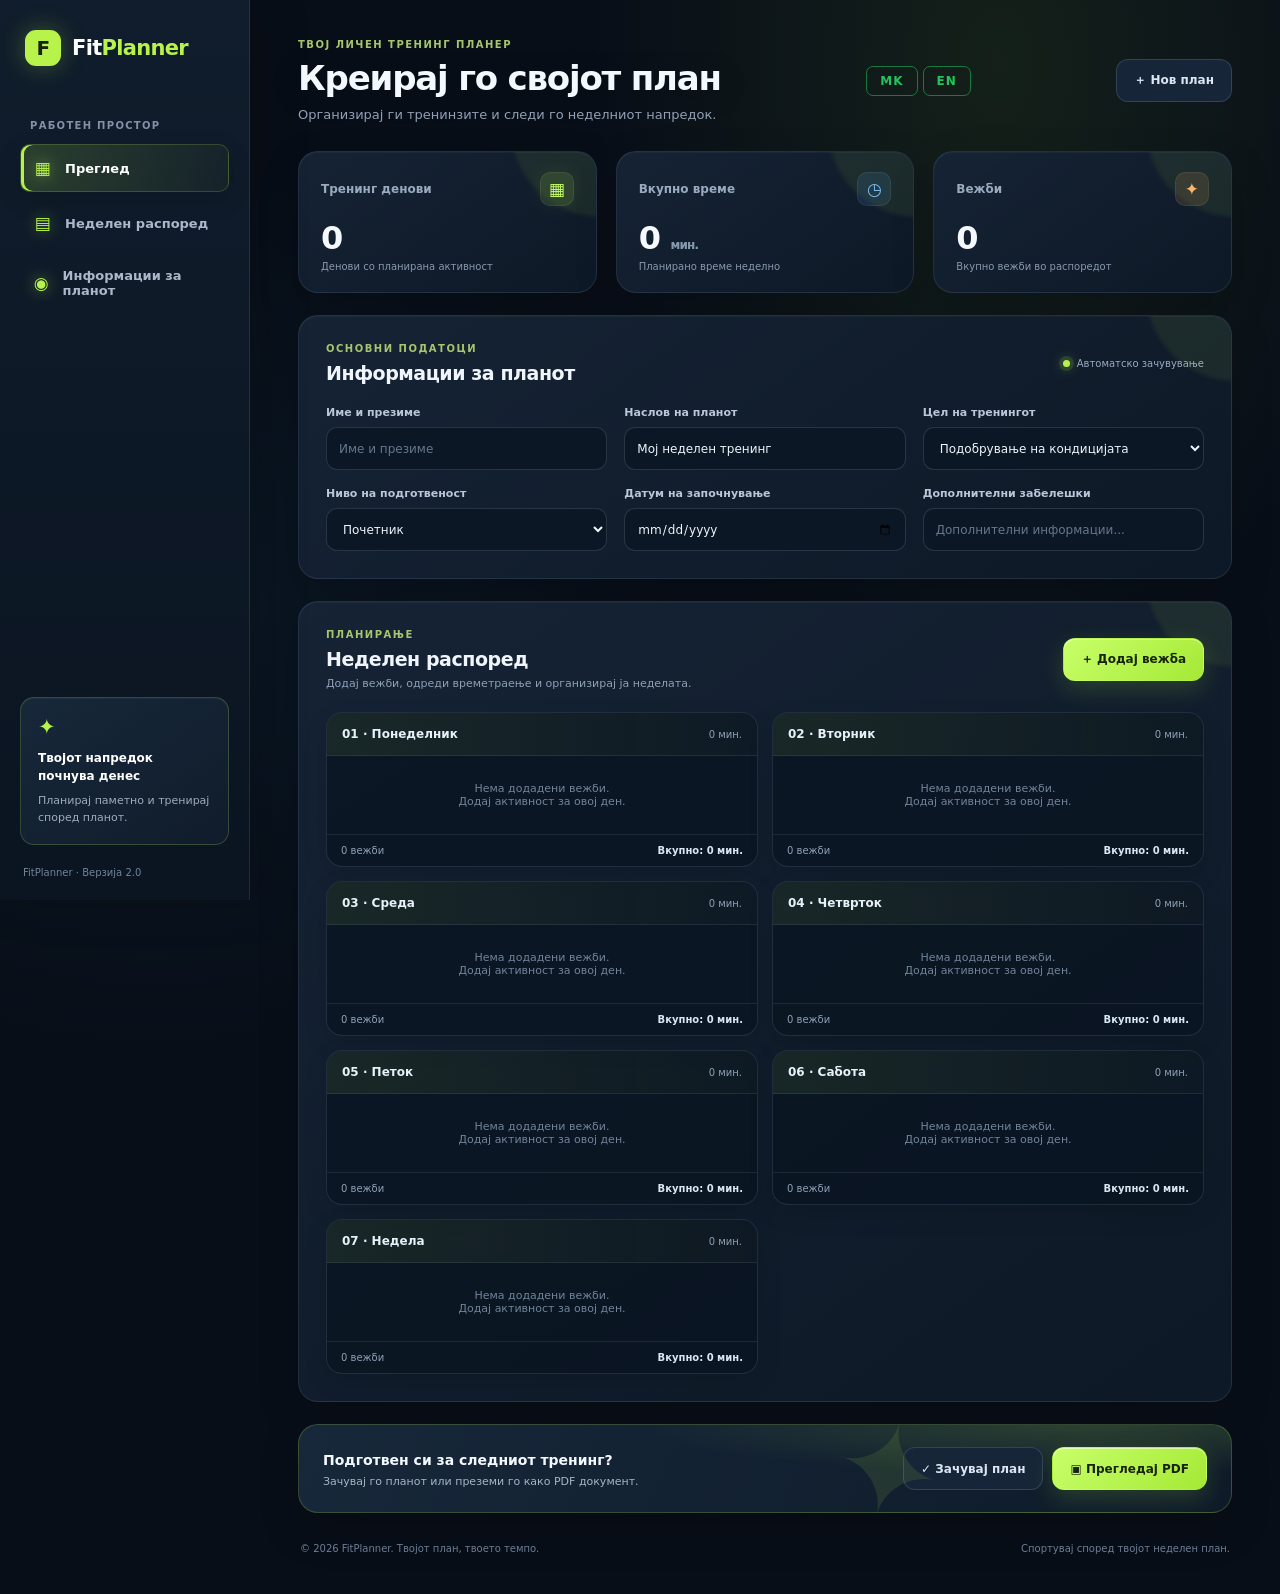
<file: index.html>
<!DOCTYPE html>
<html lang="mk">
<head>
    <meta charset="UTF-8">
    <meta name="viewport" content="width=device-width, initial-scale=1.0">
    <meta name="description" content="FitPlanner - креирај персонализиран неделен тренинг-план.">
    <title>FitPlanner | Тренинг планер</title>
    <link rel="stylesheet" href="css/stil.css">
</head>
<body>
    <div class="aplikacija">
        <!-- Навигација за десктоп и мобилни уреди -->
        <aside class="stranicna-navigacija">
            <a class="logo" href="#" aria-label="FitPlanner почетна">
                <span class="logo-ikona">F</span>
                <span>Fit<span class="logo-naglasok">Planner</span></span>
            </a>

            <div class="navigacija-naslov">РАБОТЕН ПРОСТОР</div>
            <nav class="navigacija-linkovi" aria-label="Главна навигација">
                <a class="navigacija-link aktivna" href="#pocetna">
                    <span class="navigacija-ikona">▦</span> Преглед
                </a>
                <a class="navigacija-link" href="#raspored">
                    <span class="navigacija-ikona">▤</span> Неделен распоред
                </a>
                <a class="navigacija-link" href="#informacii">
                    <span class="navigacija-ikona">◉</span> Информации за планот
                </a>
            </nav>

            <div class="navigacija-dno">
                <div class="pomos-karticka">
                    <div class="pomos-ikona">✦</div>
                    <strong>Твојот напредок почнува денес</strong>
                    <p>Планирај паметно и тренирај според планот.</p>
                </div>
                <span class="verzija-aplikacija">FitPlanner · Верзија 2.0</span>
            </div>
        </aside>

        <!-- Главна содржина -->
        <main class="glavna-sodrzina" id="pocetna">
            <header class="gorna-lenta">
                <div>
                    <p class="nadnaslov">ТВОЈ ЛИЧЕН ТРЕНИНГ ПЛАНЕР</p>
                    <h1>Креирај го својот план</h1>
                    <p class="podnaslov">Организирај ги тренинзите и следи го неделниот напредок.</p>
                </div>

        <!--Превод-->
        <div class="prevod">
             <a href="index.html">MK
             </a>
             <a href="index-en.html">EN
             </a>
        </div>  

                <button class="kopce kopce-svetlo" id="kopceNovPlan" type="button">
                    ＋ Нов план
                </button>
            </header>

            <!-- Картички со автоматски пресметани статистики -->
            <section class="statistika-mreza" aria-label="Статистика на тренинг планот">
                <article class="statistika-karticka">
                    <div class="statistika-vrh">
                        <span class="statistika-oznaka">Тренинг денови</span>
                        <span class="statistika-ikona zelena">▦</span>
                    </div>
                    <strong class="statistika-broj" id="brojDenovi">0</strong>
                    <span class="statistika-opis">Денови со планирана активност</span>
                </article>
                <article class="statistika-karticka">
                    <div class="statistika-vrh">
                        <span class="statistika-oznaka">Вкупно време</span>
                        <span class="statistika-ikona sina">◷</span>
                    </div>
                    <strong class="statistika-broj" id="vkupnoVreme">0 <small>мин.</small></strong>
                    <span class="statistika-opis">Планирано време неделно</span>
                </article>
                <article class="statistika-karticka">
                    <div class="statistika-vrh">
                        <span class="statistika-oznaka">Вежби</span>
                        <span class="statistika-ikona portokalova">✦</span>
                    </div>
                    <strong class="statistika-broj" id="brojVezbi">0</strong>
                    <span class="statistika-opis">Вкупно вежби во распоредот</span>
                </article>
            </section>

            <!-- Форма за основните информации на тренинг планот -->
            <section class="sekcija-panel" id="informacii">
                <div class="sekcija-zaglavie">
                    <div>
                        <p class="sekcija-nadnaslov">ОСНОВНИ ПОДАТОЦИ</p>
                        <h2>Информации за планот</h2>
                    </div>
                    <span class="status-oznaka"><span></span> Автоматско зачувување</span>
                </div>

                <div class="forma-mreza">
                    <label class="pole-grupa">
                        <span>Име и презиме</span>
                        <input class="pole-vnes" id="imeKorisnik" type="text" placeholder="Име и презиме">
                    </label>
                    <label class="pole-grupa">
                        <span>Наслов на планот</span>
                        <input class="pole-vnes" id="naslovPlan" type="text" placeholder="Пр. Мој неделен тренинг">
                    </label>
                    <label class="pole-grupa">
                        <span>Цел на тренингот</span>
                        <select class="pole-vnes" id="celTrening">
                            <option value="Подобрување на кондицијата">Подобрување на кондицијата</option>
                            <option value="Намалување на телесна тежина">Намалување на телесна тежина</option>
                            <option value="Зголемување на мускулна маса">Зголемување на мускулна маса</option>
                            <option value="Одржување на форма">Одржување на форма</option>
                            <option value="Општо здравје и активност">Општо здравје и активност</option>
                        </select>
                    </label>
                    <label class="pole-grupa">
                        <span>Ниво на подготвеност</span>
                        <select class="pole-vnes" id="nivoTrening">
                            <option value="Почетник">Почетник</option>
                            <option value="Средно ниво">Средно ниво</option>
                            <option value="Напредно">Напредно</option>
                        </select>
                    </label>
                    <label class="pole-grupa">
                        <span>Датум на започнување</span>
                        <input class="pole-vnes" id="datumPocetok" type="date">
                    </label>
                    <label class="pole-grupa">
                        <span>Дополнителни забелешки</span>
                        <input class="pole-vnes" id="zabeleskiPlan" type="text" placeholder="Дополнителни информации...">
                    </label>
                </div>
            </section>

            <!-- Неделен распоред во кој што корисникот додава вежби за секој ден -->
            <section class="sekcija-panel" id="raspored">
                <div class="sekcija-zaglavie raspored-zaglavie">
                    <div>
                        <p class="sekcija-nadnaslov">ПЛАНИРАЊЕ</p>
                        <h2>Неделен распоред</h2>
                        <p class="sekcija-opis">Додај вежби, одреди времетраење и организирај ја неделата.</p>
                    </div>
                    <button class="kopce kopce-glavno" id="kopceDodadiVezba" type="button">＋ Додај вежба</button>
                </div>

                <div class="denovi-mreza" id="denoviMreza">
                </div>
            </section>

            <!-- Активности при зачувување на документот -->
            <section class="zavrsni-dejstva">
                <div>
                    <strong>Подготвен си за следниот тренинг?</strong>
                    <p>Зачувај го планот или преземи го како PDF документ.</p>
                </div>
                <div class="zavrsni-kopcinja">
                    <button class="kopce kopce-svetlo" id="kopceZacuvaj" type="button">✓ Зачувај план</button>
                    <button class="kopce kopce-glavno" id="kopcePdf" type="button">▣ Прегледај PDF</button>
                </div>
            </section>

            <footer class="podnozje">
                <span>© 2026 FitPlanner. Твојот план, твоето темпо.</span>
                <span>Спортувај според твојот неделен план.</span>
            </footer>
        </main>
    </div>

    <!-- Прозорец за додавање или уредување на вежба -->
    <div class="pozadina-modal" id="pozadinaModal" aria-hidden="true">
        <section class="modal-prozor" role="dialog" aria-modal="true" aria-labelledby="modalNaslov">
            <div class="modal-zaglavie">
                <div>
                    <p class="sekcija-nadnaslov">ТРЕНИНГ АКТИВНОСТ</p>
                    <h2 id="modalNaslov">Додај вежба</h2>
                </div>
                <button class="modal-zatvori" id="kopceZatvoriModal" type="button" aria-label="Затвори">×</button>
            </div>

            <form id="formaVezba">
                <input type="hidden" id="urediVezbaId">
                <label class="pole-grupa">
                    <span>Ден</span>
                    <select class="pole-vnes" id="denVezba" required></select>
                </label>
                <label class="pole-grupa">
                    <span>Избери вежба според мускулната група</span>
                    <select class="pole-vnes" id="imeVezba" required></select>
                </label>
                <div class="pole-grupa sopstvena-vezba" id="sopstvenaVezbaPolinja" hidden>
                    <span>Твоја вежба</span>
                    <input class="pole-vnes" id="sopstvenoImeVezba" type="text" maxlength="80" placeholder="Внеси име на вежбата">
                    <select class="pole-vnes" id="sopstvenaKategorija" aria-label="Мускулна група">
                        <option value="Гради">Гради</option><option value="Грб">Грб</option>
                        <option value="Раменици">Раменици</option><option value="Бицепс">Бицепс</option>
                        <option value="Трицепс">Трицепс</option><option value="Квадрицепс">Квадрицепс</option>
                        <option value="Задна ложа">Задна ложа</option><option value="Глутеус">Глутеус</option>
                        <option value="Листови">Листови</option><option value="Стомачни и core">Стомачни и core</option>
                        <option value="Кардио">Кардио</option><option value="Мобилност и истегнување">Мобилност и истегнување</option>
                        <option value="Друго">Друго</option>
                    </select>
                    <small class="pole-pomos">Не ја најде вежбата? Внеси сопствено име и избери мускулна група.</small>
                </div>
                <div class="forma-mreza forma-mreza-tesna">
                    <label class="pole-grupa">
                        <span>Времетраење (минути)</span>
                        <input class="pole-vnes" id="vremeVezba" type="number" min="1" max="600" value="10" required>
                    </label>
                    <label class="pole-grupa">
                        <span>Број на серии</span>
                        <input class="pole-vnes" id="seriiVezba" type="number" min="1" max="50" value="3">
                    </label>
                    <label class="pole-grupa">
                        <span>Повторувања</span>
                        <input class="pole-vnes" id="povtoruvanjaVezba" type="text" placeholder="Пр. 12 или 30 сек.">
                    </label>
                    <label class="pole-grupa">
                        <span>Пауза (секунди)</span>
                        <input class="pole-vnes" id="pauzaVezba" type="number" min="0" max="600" value="60">
                    </label>
                </div>
                <label class="pole-grupa">
                    <span>Забелешка</span>
                    <textarea class="pole-vnes pole-tekst" id="zabeleskaVezba" rows="3" placeholder="Дополнителни инструкции за вежбата..."></textarea>
                </label>
                <div class="modal-dejstva">
                    <button class="kopce kopce-svetlo" id="kopceOtkaziModal" type="button">Откажи</button>
                    <button class="kopce kopce-glavno" type="submit">Зачувај вежба</button>
                </div>
            </form>
        </section>
    </div>

    <!-- Скриен html образец што се повикува -->
    <div class="pdf-obrazec" id="pdfObrazec"></div>

    <!-- Преглед на pdf документ пред да се превзема -->
    <div class="pdf-modal-pozadina" id="pdfModal" aria-hidden="true">
        <section class="pdf-modal-prozor" role="dialog" aria-modal="true" aria-labelledby="pdfModalNaslov">
            <header class="pdf-modal-glava">
                <div><p class="sekcija-nadnaslov">FITPLANNER ИЗВЕШТАЈ</p><h2 id="pdfModalNaslov">Преглед на тренинг план</h2><p>Провери го документот, па избери „Зачувај како PDF“ во прозорецот за печатење.</p></div>
                <button class="malo-kopce" id="zatvoriPdfPregled" type="button" aria-label="Затвори">×</button>
            </header>
            <iframe id="pdfPregledRamka" title="Преглед на документ за печатење како PDF"></iframe>
            <footer class="pdf-modal-akcii">
                <button class="kopce kopce-svetlo" id="zatvoriPdfPregledDno" type="button">Назад кон распоредот</button>
                <button class="kopce kopce-glavno" id="prezemiPregledPdf" type="button">⇩ Печати / Зачувај како PDF</button>
            </footer>
        </section>
    </div>

    <!-- Вчитување на JS датотеки -->
    <script src="js/vezbi.js"></script>
    <script src="js/planer.js"></script>
    <script src="js/pdf.js"></script>
    <script src="js/app.js"></script>
</body>
</html>
</file>
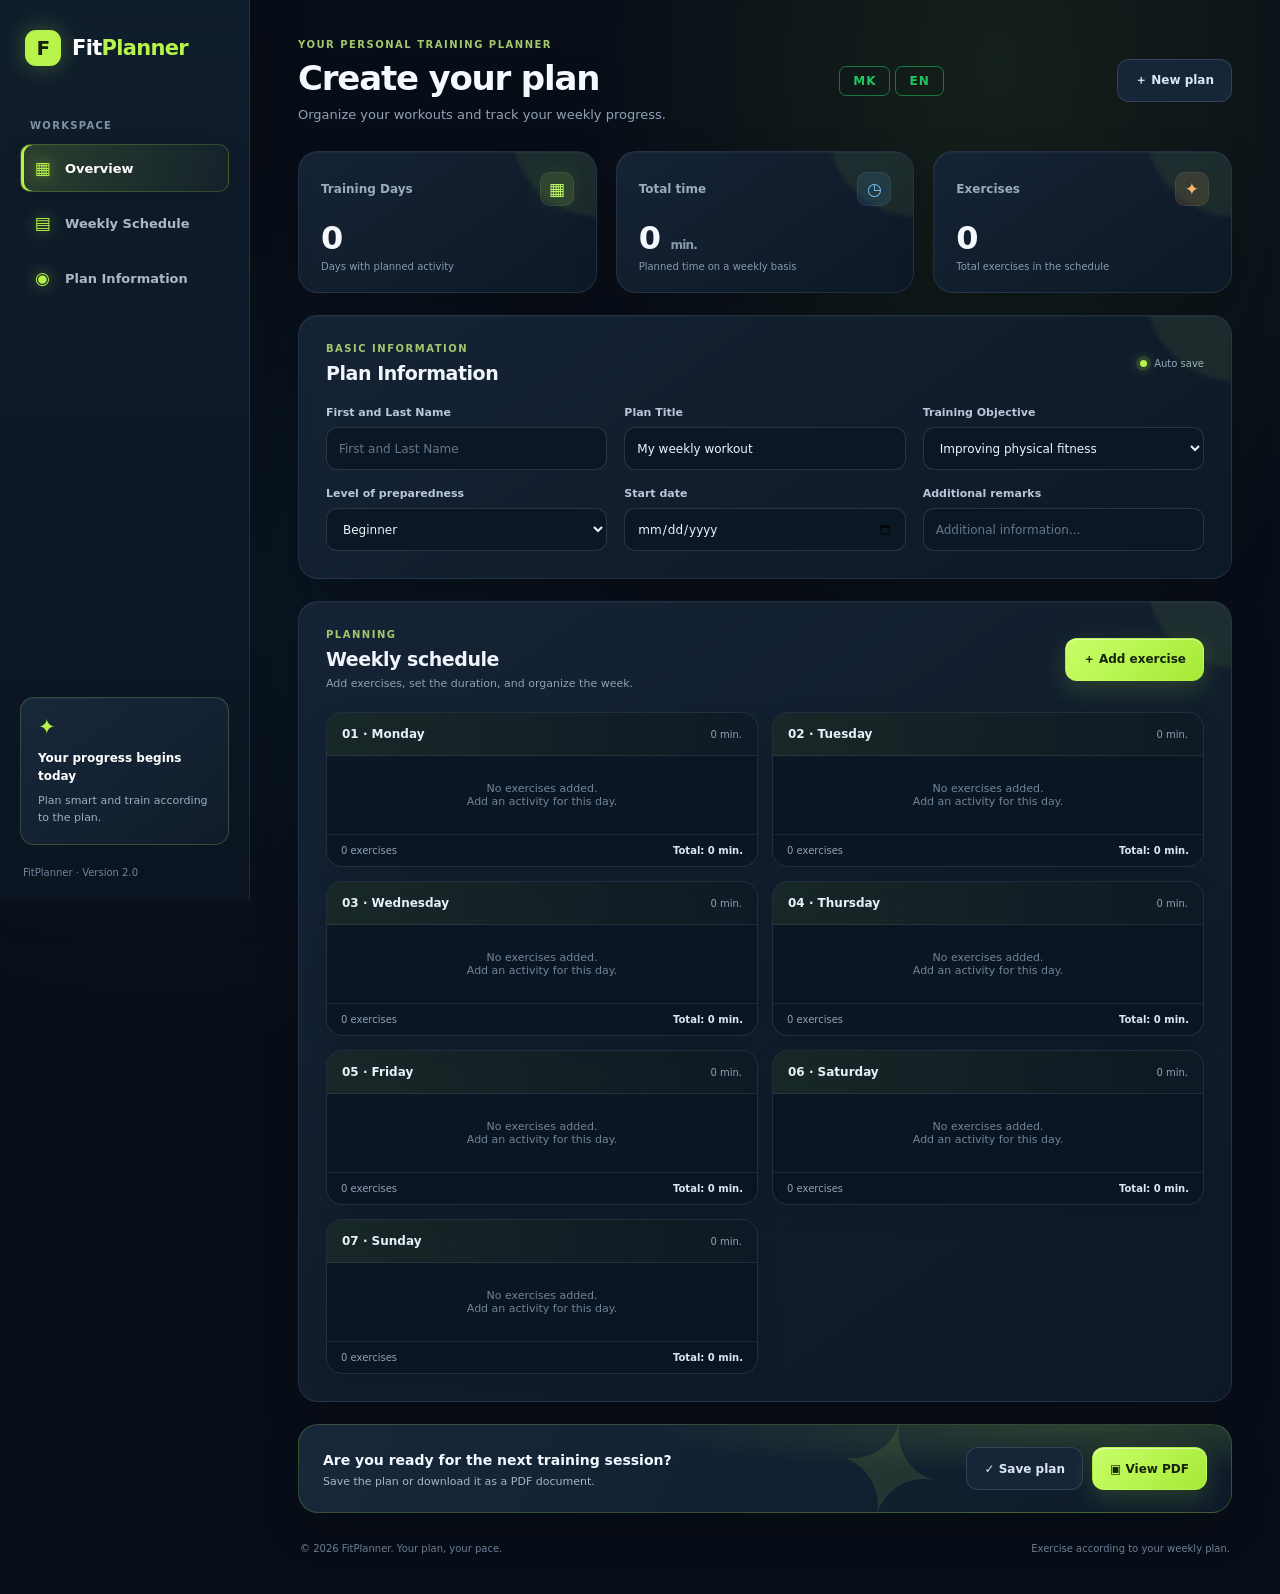
<file: index-en.html>
<!DOCTYPE html>
<html lang="mk">
<head>
    <meta charset="UTF-8">
    <meta name="viewport" content="width=device-width, initial-scale=1.0">
    <meta name="description" content="FitPlanner - креирај персонализиран неделен тренинг-план.">
    <title>FitPlanner | Training Planner</title>
    <link rel="stylesheet" href="css/stil.css">
</head>
<body>
    <div class="aplikacija">
        <!-- Навигација за десктоп и мобилни уреди -->
        <aside class="stranicna-navigacija">
            <a class="logo" href="#" aria-label="FitPlanner почетна">
                <span class="logo-ikona">F</span>
                <span>Fit<span class="logo-naglasok">Planner</span></span>
            </a>

            <div class="navigacija-naslov">WORKSPACE</div>
            <nav class="navigacija-linkovi" aria-label="Главна навигација">
                <a class="navigacija-link aktivna" href="#pocetna">
                    <span class="navigacija-ikona">▦</span> Overview
                </a>
                <a class="navigacija-link" href="#raspored">
                    <span class="navigacija-ikona">▤</span> Weekly Schedule
                </a>
                <a class="navigacija-link" href="#informacii">
                    <span class="navigacija-ikona">◉</span> Plan Information
                </a>
            </nav>

            <div class="navigacija-dno">
                <div class="pomos-karticka">
                    <div class="pomos-ikona">✦</div>
                    <strong>Your progress begins today</strong>
                    <p>Plan smart and train according to the plan.</p>
                </div>
                <span class="verzija-aplikacija">FitPlanner · Version 2.0</span>
            </div>
        </aside>

        <!-- Главна содржина -->
        <main class="glavna-sodrzina" id="pocetna">
            <header class="gorna-lenta">
                <div>
                    <p class="nadnaslov">YOUR PERSONAL TRAINING PLANNER</p>
                    <h1>Create your plan</h1>
                    <p class="podnaslov">Organize your workouts and track your weekly progress.</p>
                </div>

        <!--Превод-->
        <div class="prevod">
             <a href="index.html">MK
             </a>
             <a href="index-en.html">EN
             </a>
        </div>  
        
                <button class="kopce kopce-svetlo" id="kopceNovPlan" type="button">
                    ＋ New plan
                </button>
            </header>

            <!-- Картички со автоматски пресметани статистики -->
            <section class="statistika-mreza" aria-label="Статистика на тренинг планот">
                <article class="statistika-karticka">
                    <div class="statistika-vrh">
                        <span class="statistika-oznaka">Training Days</span>
                        <span class="statistika-ikona zelena">▦</span>
                    </div>
                    <strong class="statistika-broj" id="brojDenovi">0</strong>
                    <span class="statistika-opis">Days with planned activity</span>
                </article>
                <article class="statistika-karticka">
                    <div class="statistika-vrh">
                        <span class="statistika-oznaka">Total time</span>
                        <span class="statistika-ikona sina">◷</span>
                    </div>
                    <strong class="statistika-broj" id="vkupnoVreme">0 <small>min.</small></strong>
                    <span class="statistika-opis">Planned time on a weekly basis</span>
                </article>
                <article class="statistika-karticka">
                    <div class="statistika-vrh">
                        <span class="statistika-oznaka">Exercises</span>
                        <span class="statistika-ikona portokalova">✦</span>
                    </div>
                    <strong class="statistika-broj" id="brojVezbi">0</strong>
                    <span class="statistika-opis">Total exercises in the schedule</span>
                </article>
            </section>

            <!-- Форма за основните информации на тренинг планот -->
            <section class="sekcija-panel" id="informacii">
                <div class="sekcija-zaglavie">
                    <div>
                        <p class="sekcija-nadnaslov">BASIC INFORMATION</p>
                        <h2>Plan Information</h2>
                    </div>
                    <span class="status-oznaka"><span></span> Auto save</span>
                </div>

                <div class="forma-mreza">
                    <label class="pole-grupa">
                        <span>First and Last Name</span>
                        <input class="pole-vnes" id="imeKorisnik" type="text" placeholder="First and Last Name">
                    </label>
                    <label class="pole-grupa">
                        <span>Plan Title</span>
                        <input class="pole-vnes" id="naslovPlan" type="text" placeholder="Ex. My weekly workout">
                    </label>
                    <label class="pole-grupa">
                        <span>Training Objective</span>
                        <select class="pole-vnes" id="celTrening">
                            <option value="Improving physical fitness">Improving physical fitness</option>
                            <option value="Weight loss">Weight loss</option>
                            <option value="Increase in muscle mass">Increase in muscle mass</option>
                            <option value="Maintaining form">Maintaining form</option>
                            <option value="General health and activity">General health and activity</option>
                        </select>
                    </label>
                    <label class="pole-grupa">
                        <span>Level of preparedness</span>
                        <select class="pole-vnes" id="nivoTrening">
                            <option value="Beginner">Beginner</option>
                            <option value="Intermediate level">Intermediate level</option>
                            <option value="Advanced">Advanced</option>
                        </select>
                    </label>
                    <label class="pole-grupa">
                        <span>Start date</span>
                        <input class="pole-vnes" id="datumPocetok" type="date">
                    </label>
                    <label class="pole-grupa">
                        <span>Additional remarks</span>
                        <input class="pole-vnes" id="zabeleskiPlan" type="text" placeholder="Additional information...">
                    </label>
                </div>
            </section>

            <!-- Неделен распоред во кој што корисникот додава вежби за секој ден -->
            <section class="sekcija-panel" id="raspored">
                <div class="sekcija-zaglavie raspored-zaglavie">
                    <div>
                        <p class="sekcija-nadnaslov">PLANNING</p>
                        <h2>Weekly schedule</h2>
                        <p class="sekcija-opis">Add exercises, set the duration, and organize the week.</p>
                    </div>
                    <button class="kopce kopce-glavno" id="kopceDodadiVezba" type="button">＋ Add exercise</button>
                </div>

                <div class="denovi-mreza" id="denoviMreza">
                </div>
            </section>

            <!-- Активности при зачувување на документот -->
            <section class="zavrsni-dejstva">
                <div>
                    <strong>Are you ready for the next training session?</strong>
                    <p>Save the plan or download it as a PDF document.</p>
                </div>
                <div class="zavrsni-kopcinja">
                    <button class="kopce kopce-svetlo" id="kopceZacuvaj" type="button">✓ Save plan</button>
                    <button class="kopce kopce-glavno" id="kopcePdf" type="button">▣ View PDF</button>
                </div>
            </section>

            <footer class="podnozje">
                <span>© 2026 FitPlanner. Your plan, your pace.</span>
                <span>Exercise according to your weekly plan.</span>
            </footer>
        </main>
    </div>

    <!-- Прозорец за додавање или уредување на вежба -->
    <div class="pozadina-modal" id="pozadinaModal" aria-hidden="true">
        <section class="modal-prozor" role="dialog" aria-modal="true" aria-labelledby="modalNaslov">
            <div class="modal-zaglavie">
                <div>
                    <p class="sekcija-nadnaslov">TRAINING ACTIVITY</p>
                    <h2 id="modalNaslov">Add exercise</h2>
                </div>
                <button class="modal-zatvori" id="kopceZatvoriModal" type="button" aria-label="Close">×</button>
            </div>

            <form id="formaVezba">
                <input type="hidden" id="urediVezbaId">
                <label class="pole-grupa">
                    <span>Day</span>
                    <select class="pole-vnes" id="denVezba" required></select>
                </label>
                <label class="pole-grupa">
                    <span>Choose an exercise based on the muscle group</span>
                    <select class="pole-vnes" id="imeVezba" required></select>
                </label>
                <div class="pole-grupa sopstvena-vezba" id="sopstvenaVezbaPolinja" hidden>
                    <span>Your exercise</span>
                    <input class="pole-vnes" id="sopstvenoImeVezba" type="text" maxlength="80" placeholder="Enter the name of the exercise">
                    <select class="pole-vnes" id="sopstvenaKategorija" aria-label="Muscle group">
                        <option value="Гради">Breasts</option><option value="Грб">Coat of arms</option>
                        <option value="Раменици">Shoulders</option><option value="Бицепс">Biceps</option>
                        <option value="Трицепс">Triceps</option><option value="Квадрицепс">Quadriceps</option>
                        <option value="Задна ложа">Hamstring</option><option value="Глутеус">Gluteus</option>
                        <option value="Листови">Leaves on the legs</option><option value="Стомачни и core">Abdominals</option>
                        <option value="Кардио">Cardio</option><option value="Мобилност и истегнување">Stretching</option>
                        <option value="Друго">Other</option>
                    </select>
                    <small class="pole-pomos">Didn't find the exercise? Enter a custom name and select a muscle group.</small>
                </div>
                <div class="forma-mreza forma-mreza-tesna">
                    <label class="pole-grupa">
                        <span>Duration (minutes)</span>
                        <input class="pole-vnes" id="vremeVezba" type="number" min="1" max="600" value="10" required>
                    </label>
                    <label class="pole-grupa">
                        <span>Batch number</span>
                        <input class="pole-vnes" id="seriiVezba" type="number" min="1" max="50" value="3">
                    </label>
                    <label class="pole-grupa">
                        <span>Repetitions</span>
                        <input class="pole-vnes" id="povtoruvanjaVezba" type="text" placeholder="Ex. 12">
                    </label>
                    <label class="pole-grupa">
                        <span>Pause (seconds)</span>
                        <input class="pole-vnes" id="pauzaVezba" type="number" min="0" max="600" value="60">
                    </label>
                </div>
                <label class="pole-grupa">
                    <span>Note</span>
                    <textarea class="pole-vnes pole-tekst" id="zabeleskaVezba" rows="3" placeholder="Additional exercise instructions..."></textarea>
                </label>
                <div class="modal-dejstva">
                    <button class="kopce kopce-svetlo" id="kopceOtkaziModal" type="button">Cancel</button>
                    <button class="kopce kopce-glavno" type="submit">Save exercise</button>
                </div>
            </form>
        </section>
    </div>

    <!-- Скриен html образец што се повикува -->
    <div class="pdf-obrazec" id="pdfObrazec"></div>

    <!-- Преглед на pdf документ пред да се превзема -->
    <div class="pdf-modal-pozadina" id="pdfModal" aria-hidden="true">
        <section class="pdf-modal-prozor" role="dialog" aria-modal="true" aria-labelledby="pdfModalNaslov">
            <header class="pdf-modal-glava">
                <div><p class="sekcija-nadnaslov">FITPLANNER REPORT</p><h2 id="pdfModalNaslov">Review training plan</h2><p>Check the document, then select "Save as PDF" in the print window.</p></div>
                <button class="malo-kopce" id="zatvoriPdfPregled" type="button" aria-label="Close">×</button>
            </header>
            <iframe id="pdfPregledRamka" title="Preview document for printing as PDF"></iframe>
            <footer class="pdf-modal-akcii">
                <button class="kopce kopce-svetlo" id="zatvoriPdfPregledDno" type="button">Back to the schedule</button>
                <button class="kopce kopce-glavno" id="prezemiPregledPdf" type="button">⇩ Print / Save as PDF</button>
            </footer>
        </section>
    </div>

    <!-- Вчитување на JS датотеки -->
    <script src="js/vezbi-en.js"></script>
    <script src="js/planer-en.js"></script>
    <script src="js/pdf-en.js"></script>
    <script src="js/app-en.js"></script>
</body>
</html>
</file>
<file: css/stil.css>
:root {
    --pozadina: #f4f7fb;
    --bela: #ffffff;
    --temna: #142235;
    --tekst: #26364a;
    --sekundaren-tekst: #7c8999;
    --zelena: #a3e635;
    --zelena-temna: #6b9f1d;
    --linija: #e8edf3;
    --senka: 0 12px 35px rgba(24, 42, 65, .06);
    --radius: 18px;
}
* { box-sizing: border-box; }
html { scroll-behavior: smooth; }
body {
    margin: 0;
    background: var(--pozadina);
    color: var(--tekst);
    font-family: Inter, ui-sans-serif, system-ui, -apple-system, BlinkMacSystemFont, "Segoe UI", sans-serif;
}
button, input, select, textarea { font: inherit; }
button { cursor: pointer; }

/* =========================================================
   Главен распоред и навигација за мобилни и десктоп уреди
   ========================================================= */
.aplikacija { min-height: 100vh; }
.stranicna-navigacija {
    width: 250px;
    position: fixed;
    inset: 0 auto 0 0;
    z-index: 5;
    display: flex;
    flex-direction: column;
    padding: 30px 20px 22px;
    color: #dce6f2;
    background: #101d2e;
}
.logo {
    display: flex;
    align-items: center;
    gap: 11px;
    margin: 0 0 54px 5px;
    color: #fff;
    font-size: 21px;
    font-weight: 800;
    letter-spacing: -.7px;
    text-decoration: none;
}
.logo-ikona {
    display: grid;
    width: 36px;
    height: 36px;
    place-items: center;
    border-radius: 11px;
    background: var(--zelena);
    color: #17230d;
    font-size: 20px;
}
.logo-naglasok { color: var(--zelena); }
.navigacija-naslov {
    margin: 0 0 13px 10px;
    color: #8291a4;
    font-size: 10px;
    font-weight: 800;
    letter-spacing: 1.3px;
}
.navigacija-linkovi { display: grid; gap: 7px; }
.navigacija-link {
    display: flex;
    align-items: center;
    gap: 13px;
    padding: 13px 12px;
    border-radius: 10px;
    color: #aab8c9;
    font-size: 13px;
    font-weight: 600;
    text-decoration: none;
    transition: .2s ease;
}
.navigacija-link:hover, .navigacija-link.aktivna {
    background: #22334a;
    color: #fff;
}
.navigacija-link.aktivna { box-shadow: inset 3px 0 var(--zelena); }
.navigacija-ikona { width: 19px; color: var(--zelena); font-size: 17px; text-align: center; }
.navigacija-dno { margin-top: auto; }
.pomos-karticka {
    padding: 17px;
    border: 1px solid #2b3c51;
    border-radius: 14px;
    background: #18283b;
}
.pomos-ikona { margin-bottom: 10px; color: var(--zelena); font-size: 21px; }
.pomos-karticka strong { display: block; color: #fff; font-size: 12px; line-height: 1.5; }
.pomos-karticka p { margin: 7px 0 0; color: #9eacbd; font-size: 11px; line-height: 1.6; }
.verzija-aplikacija { display: block; margin: 22px 0 0 3px; color: #718197; font-size: 10px; }
.glavna-sodrzina { max-width: 1600px; margin-left: 250px; padding: 39px 48px 25px; }
.gorna-lenta { display: flex; align-items: center; justify-content: space-between; gap: 20px; margin-bottom: 29px; }
.nadnaslov, .sekcija-nadnaslov {
    margin: 0 0 8px;
    color: #8a98a9;
    font-size: 10px;
    font-weight: 800;
    letter-spacing: 1.5px;
}
h1, h2, p { overflow-wrap: anywhere; }
h1 { margin: 0; color: var(--temna); font-size: clamp(25px, 3vw, 34px); letter-spacing: -1.2px; }
.podnaslov { margin: 9px 0 0; color: var(--sekundaren-tekst); font-size: 13px; }

/* =========================================================
   Копчиња и картички со статистика
   ========================================================= */
.kopce {
    display: inline-flex;
    min-height: 43px;
    align-items: center;
    justify-content: center;
    gap: 8px;
    padding: 0 17px;
    border: 1px solid transparent;
    border-radius: 10px;
    font-size: 12px;
    font-weight: 750;
    transition: transform .18s ease, box-shadow .18s ease, background .18s ease;
}
.kopce:hover { transform: translateY(-1px); }
.kopce-glavno { background: var(--zelena); color: #1b2a10; box-shadow: 0 5px 13px rgba(163, 230, 53, .2); }
.kopce-glavno:hover { background: #b2f04c; }
.kopce-svetlo { border-color: #e4eaf0; background: #fff; color: #405168; }
.kopce-svetlo:hover { background: #f8fafc; }
.statistika-mreza { display: grid; grid-template-columns: repeat(3, minmax(0, 1fr)); gap: 17px; margin-bottom: 22px; }
.statistika-karticka, .sekcija-panel {
    border: 1px solid #edf1f5;
    border-radius: var(--radius);
    background: var(--bela);
    box-shadow: var(--senka);
}
.statistika-karticka { padding: 20px 22px; }
.statistika-vrh { display: flex; align-items: center; justify-content: space-between; }
.statistika-oznaka { color: #718096; font-size: 12px; font-weight: 650; }
.statistika-ikona { display: grid; width: 34px; height: 34px; place-items: center; border-radius: 10px; font-size: 17px; }
.statistika-ikona.zelena { background: #effbdc; color: #679b1b; }
.statistika-ikona.sina { background: #e9f3ff; color: #4785c8; }
.statistika-ikona.portokalova { background: #fff2e8; color: #e38b43; }
.statistika-broj { display: block; margin-top: 13px; color: #1b2a3e; font-size: 29px; letter-spacing: -.8px; }
.statistika-broj small { color: #8b98a8; font-size: 12px; font-weight: 600; }
.statistika-opis { display: block; margin-top: 4px; color: #9aa5b2; font-size: 10px; }

/* =========================================================
   Форми со податоци
   ========================================================= */
.sekcija-panel { margin-bottom: 22px; padding: 25px; }
.sekcija-zaglavie { display: flex; align-items: center; justify-content: space-between; gap: 18px; margin-bottom: 22px; }
.sekcija-zaglavie h2, .modal-zaglavie h2 { margin: 0; color: #1b2a3e; font-size: 19px; letter-spacing: -.45px; }
.sekcija-opis { margin: 7px 0 0; color: #8a97a7; font-size: 11px; }
.status-oznaka { display: flex; align-items: center; gap: 7px; color: #82909f; font-size: 10px; white-space: nowrap; }
.status-oznaka span { width: 7px; height: 7px; border-radius: 50%; background: #8bcf36; box-shadow: 0 0 0 4px #eff9e5; }
.forma-mreza { display: grid; grid-template-columns: repeat(3, minmax(0, 1fr)); gap: 17px; }
.forma-mreza-tesna { grid-template-columns: repeat(2, minmax(0, 1fr)); }
.pole-grupa { display: grid; min-width: 0; gap: 8px; }
.pole-grupa > span { color: #56667a; font-size: 11px; font-weight: 700; }
.pole-vnes {
    width: 100%;
    min-height: 43px;
    padding: 10px 12px;
    border: 1px solid #e4eaf0;
    border-radius: 9px;
    outline: none;
    background: #fbfcfe;
    color: #34465b;
    font-size: 12px;
    transition: border .2s ease, box-shadow .2s ease;
}
.pole-vnes:focus { border-color: #a3d95a; box-shadow: 0 0 0 3px rgba(163, 230, 53, .13); }
.pole-vnes::placeholder { color: #aab4c0; }
.pole-tekst { resize: vertical; }

/* =========================================================
   Неделен распоред и картички за деновите
   ========================================================= */
.raspored-zaglavie { align-items: center; }
.denovi-mreza { display: grid; grid-template-columns: repeat(2, minmax(0, 1fr)); gap: 14px; }
.den-karticka { min-width: 0; overflow: hidden; border: 1px solid #e9eef3; border-radius: 13px; background: #fff; }
.den-zaglavie { display: flex; align-items: center; justify-content: space-between; gap: 12px; padding: 14px 15px; border-bottom: 1px solid #edf1f5; background: #fbfcfe; }
.den-ime { color: #27384d; font-size: 12px; font-weight: 800; }
.den-vreme { color: #7c8999; font-size: 10px; white-space: nowrap; }
.den-sodrzina { min-height: 70px; padding: 12px 14px; }
.prazno-den { display: grid; min-height: 54px; place-items: center; color: #a1adba; font-size: 11px; text-align: center; }
.vezba-red { display: flex; align-items: flex-start; justify-content: space-between; gap: 10px; padding: 9px 0; border-bottom: 1px solid #f0f3f6; }
.vezba-red:last-child { border-bottom: 0; }
.vezba-podatoci { min-width: 0; }
.vezba-ime { display: block; color: #34465b; font-size: 11px; font-weight: 750; }
.vezba-meta { display: block; margin-top: 4px; color: #96a2b0; font-size: 10px; line-height: 1.5; }
.vezba-akcii { display: flex; flex-shrink: 0; gap: 4px; }
.malo-kopce { display: grid; width: 27px; height: 27px; place-items: center; border: 0; border-radius: 7px; background: #f2f5f8; color: #6d7b8c; font-size: 12px; }
.malo-kopce:hover { background: #e8f5d9; color: #5c8c1a; }
.malo-kopce.izbrisi:hover { background: #fff0ed; color: #d65b4d; }
.den-dno { display: flex; align-items: center; justify-content: space-between; padding: 10px 14px; border-top: 1px solid #edf1f5; color: #8996a5; font-size: 10px; }
.den-dno strong { color: #53657a; }
.zavrsni-dejstva { display: flex; align-items: center; justify-content: space-between; gap: 18px; margin: 5px 0 25px; padding: 22px 24px; border-radius: var(--radius); background: #17283d; color: #fff; }
.zavrsni-dejstva strong { font-size: 14px; }
.zavrsni-dejstva p { margin: 6px 0 0; color: #a9b7c8; font-size: 11px; }
.zavrsni-kopcinja { display: flex; flex-wrap: wrap; gap: 9px; }
.podnozje { display: flex; justify-content: space-between; gap: 15px; padding: 5px 2px 15px; color: #9aa6b4; font-size: 10px; }

/* =========================================================
   Прозорец за додавање и уредување на вежби
   ========================================================= */
.pozadina-modal {
    position: fixed;
    inset: 0;
    z-index: 20;
    display: none;
    align-items: center;
    justify-content: center;
    overflow-y: auto;
    padding: 20px;
    background: rgba(13, 25, 41, .62);
    backdrop-filter: blur(4px);
}
.pozadina-modal.otvorena { display: flex; }
.modal-prozor { width: min(100%, 520px); max-height: 92vh; overflow-y: auto; padding: 25px; border-radius: 17px; background: #fff; box-shadow: 0 25px 80px rgba(0,0,0,.2); }
.modal-zaglavie { display: flex; align-items: flex-start; justify-content: space-between; margin-bottom: 22px; }
.modal-zatvori { width: 32px; height: 32px; border: 0; border-radius: 9px; background: #f2f5f8; color: #68788b; font-size: 22px; }
#formaVezba { display: grid; gap: 15px; }
.modal-dejstva { display: flex; justify-content: flex-end; gap: 9px; margin-top: 5px; }

/* =========================================================
   PDF Образец
   ========================================================= */
.pdf-obrazec { display: none; position: absolute; left: 0; top: 0; z-index: -1; width: 794px; box-sizing: border-box; padding: 42px; background: #fff; color: #26364a; font-family: Arial, sans-serif; }
.pdf-glava { padding: 25px; border-radius: 12px; background: #142235; color: #fff; }
.pdf-logo { color: #a3e635; font-size: 13px; font-weight: 800; letter-spacing: 2px; }
.pdf-glava h1 { margin: 16px 0 6px; color: #fff; font-size: 28px; }
.pdf-glava p { margin: 0; color: #d1dbe7; font-size: 12px; }
.pdf-info { display: grid; grid-template-columns: 1fr 1fr; gap: 12px; margin: 22px 0; }
.pdf-info-karticka { padding: 13px; border: 1px solid #e6ebf0; border-radius: 8px; }
.pdf-info-karticka small { display: block; margin-bottom: 5px; color: #8491a0; font-size: 9px; text-transform: uppercase; }
.pdf-info-karticka strong { color: #26364a; font-size: 12px; }
.pdf-den { margin: 16px 0; page-break-inside: avoid; }
.pdf-den h2 { padding: 10px 12px; border-radius: 6px; background: #eef6e3; color: #263b19; font-size: 14px; }
.pdf-tabela { width: 100%; border-collapse: collapse; font-size: 10px; }
.pdf-tabela th, .pdf-tabela td { padding: 8px; border: 1px solid #e5eaf0; text-align: left; vertical-align: top; }
.pdf-tabela th { background: #f4f7fa; color: #526174; }
.pdf-vkupno { margin-top: 20px; padding: 15px; border-radius: 8px; background: #142235; color: #fff; font-size: 12px; }
.pdf-zabeleska { margin-top: 15px; color: #68788b; font-size: 10px; line-height: 1.6; }
.pdf-podnozje { margin-top: 25px; padding-top: 12px; border-top: 1px solid #e5eaf0; color: #98a3b0; font-size: 9px; text-align: center; }

/* =========================================================
   Респонзивност за различни уреди
   ========================================================= */
@media (max-width: 1100px) {
    .glavna-sodrzina { padding: 32px 27px; }
    .stranicna-navigacija { width: 220px; }
    .glavna-sodrzina { margin-left: 220px; }
    .forma-mreza { grid-template-columns: repeat(2, minmax(0, 1fr)); }
}
@media (max-width: 760px) {
    .stranicna-navigacija { position: static; width: auto; padding: 15px 18px; }
    .logo { margin: 0; }
    .navigacija-naslov, .navigacija-dno { display: none; }
    .navigacija-linkovi { display: flex; gap: 5px; margin-top: 13px; overflow-x: auto; }
    .navigacija-link { flex: 0 0 auto; padding: 9px 11px; font-size: 11px; }
    .glavna-sodrzina { margin-left: 0; padding: 25px 17px; }
    .gorna-lenta { align-items: flex-start; }
    .gorna-lenta > .kopce { flex-shrink: 0; }
    .statistika-mreza { gap: 9px; }
    .statistika-karticka { padding: 14px; }
    .statistika-broj { font-size: 24px; }
    .statistika-opis { line-height: 1.4; }
    .sekcija-panel { padding: 18px; }
    .denovi-mreza { grid-template-columns: 1fr; }
}
@media (max-width: 520px) {
    .gorna-lenta { flex-direction: column; }
    .gorna-lenta > .kopce { width: 100%; }
    .statistika-mreza { grid-template-columns: 1fr; }
    .statistika-karticka { display: grid; grid-template-columns: 1fr auto; align-items: center; }
    .statistika-vrh { display: contents; }
    .statistika-ikona { grid-column: 2; grid-row: 1 / span 2; }
    .statistika-broj { margin-top: 5px; }
    .statistika-opis { grid-column: 1 / -1; }
    .forma-mreza, .forma-mreza-tesna { grid-template-columns: 1fr; }
    .sekcija-zaglavie { align-items: flex-start; flex-direction: column; }
    .status-oznaka { white-space: normal; }
    .zavrsni-dejstva { align-items: stretch; flex-direction: column; padding: 19px; }
    .zavrsni-kopcinja { display: grid; grid-template-columns: 1fr; }
    .podnozje { flex-direction: column; }
    .modal-prozor { padding: 19px; }
    .modal-dejstva { flex-direction: column-reverse; }
    .modal-dejstva .kopce { width: 100%; }
}


/* Полиња за сопствена вежба - по избор на корисник */
[hidden] { display: none !important; }
.sopstvena-vezba { gap: 9px; }
.sopstvena-vezba .pole-vnes { width: 100%; }
.pole-pomos { color: var(--tekst-sekundaren, #8492a6); font-size: 11px; line-height: 1.5; }

/* =========================================================
   Дел со анимации и ефекти
   ========================================================= */
:root {
    --pozadina: #080e18;
    --bela: #111c2b;
    --temna: #f4f8ff;
    --tekst: #dce6f3;
    --sekundaren-tekst: #91a1b5;
    --zelena: #b7f34a;
    --zelena-temna: #8dc52c;
    --linija: rgba(155, 180, 210, .13);
    --senka: 0 18px 55px rgba(0, 0, 0, .24);
    --radius: 20px;
}
body {
    background:
      radial-gradient(ellipse at 78% 4%, rgba(129, 191, 43, .10), transparent 29%),
      radial-gradient(ellipse at 12% 38%, rgba(35, 112, 150, .10), transparent 32%),
      #080e18;
    color: var(--tekst);
}
body::before {
    content: ""; position: fixed; inset: 0; z-index: -1; pointer-events: none;
    opacity: .16;
    background-image: radial-gradient(rgba(190, 220, 255, .22) .7px, transparent .7px);
    background-size: 24px 24px;
    mask-image: linear-gradient(to bottom, black, transparent 82%);
}
.stranicna-navigacija {
    background: linear-gradient(180deg, #101d2c 0%, #0b1421 100%);
    border-right: 1px solid rgba(183, 243, 74, .12);
    box-shadow: 12px 0 45px rgba(0,0,0,.18);
}
.logo-ikona { box-shadow: 0 0 25px rgba(183,243,74,.28); transition: transform .35s, box-shadow .35s; }
.logo:hover .logo-ikona { transform: rotate(-9deg) scale(1.08); box-shadow: 0 0 34px rgba(183,243,74,.48); }
.navigacija-link { border: 1px solid transparent; transition: color .22s, background .22s, transform .22s, border-color .22s; }
.navigacija-link:hover { transform: translateX(4px); background: rgba(183,243,74,.08); border-color: rgba(183,243,74,.12); color: #fff; }
.navigacija-link.aktivna { background: linear-gradient(100deg, rgba(183,243,74,.17), rgba(183,243,74,.035)); border: 1px solid rgba(183,243,74,.18); box-shadow: inset 3px 0 var(--zelena), 0 8px 25px rgba(0,0,0,.13); }
.navigacija-ikona { text-shadow: 0 0 15px rgba(183,243,74,.55); }
.pomos-karticka { background: linear-gradient(145deg, #17283a, #101c2b); border-color: rgba(183,243,74,.2); box-shadow: inset 0 1px rgba(255,255,255,.04); }
.glavna-sodrzina { animation: pojavuvanje .65s cubic-bezier(.2,.75,.25,1) both; }
.nadnaslov, .sekcija-nadnaslov { color: #a5c66d; }
h1 { color: #f4f8ff; text-shadow: 0 5px 28px rgba(0,0,0,.25); }
.podnaslov { color: #91a1b5; }
.kopce { border-radius: 12px; transition: transform .22s ease, box-shadow .22s ease, filter .22s ease, background .22s ease; }
.kopce:hover { transform: translateY(-3px); }
.kopce:active { transform: translateY(-1px) scale(.98); }
.kopce-glavno { background: linear-gradient(135deg, #c8ff69, #a5e936); color: #17230b; box-shadow: 0 8px 25px rgba(163,230,53,.18), inset 0 1px rgba(255,255,255,.5); }
.kopce-glavno:hover { background: linear-gradient(135deg, #d7ff8c, #b7f34a); box-shadow: 0 12px 32px rgba(163,230,53,.30); filter: saturate(1.12); }
.kopce-svetlo { border-color: rgba(160,181,207,.2); background: #172538; color: #dce6f3; }
.kopce-svetlo:hover { background: #20334a; border-color: rgba(183,243,74,.28); }
.statistika-mreza { gap: 19px; }
.statistika-karticka, .sekcija-panel {
    position: relative; overflow: hidden;
    border: 1px solid rgba(155,180,210,.13);
    background: linear-gradient(145deg, rgba(22,36,54,.97), rgba(14,25,39,.98));
    box-shadow: 0 16px 42px rgba(0,0,0,.18), inset 0 1px rgba(255,255,255,.035);
    transition: transform .28s ease, border-color .28s ease, box-shadow .28s ease;
}
.statistika-karticka::before, .sekcija-panel::before {
    content: ""; position: absolute; width: 180px; height: 180px; right: -95px; top: -115px;
    border-radius: 50%; background: rgba(183,243,74,.075); filter: blur(2px); pointer-events: none;
}
.statistika-karticka:hover, .sekcija-panel:hover { border-color: rgba(183,243,74,.25); box-shadow: 0 22px 55px rgba(0,0,0,.26), 0 0 0 1px rgba(183,243,74,.035); }
.statistika-karticka:hover { transform: translateY(-5px); }
.statistika-oznaka { color: #9aabc0; }
.statistika-ikona { border: 1px solid rgba(255,255,255,.07); }
.statistika-ikona.zelena { background: rgba(183,243,74,.13); color: #c6ff6b; box-shadow: 0 0 22px rgba(183,243,74,.08); }
.statistika-ikona.sina { background: rgba(72,157,235,.13); color: #75baff; }
.statistika-ikona.portokalova { background: rgba(255,160,85,.13); color: #ffb274; }
.statistika-broj { color: #f5f8fc; font-size: 32px; animation: brojNagore .7s .12s both; }
.statistika-broj small, .statistika-opis { color: #8799ae; }
.sekcija-panel { padding: 27px; }
.sekcija-zaglavie h2, .modal-zaglavie h2 { color: #f0f5fc; }
.sekcija-opis { color: #8fa0b5; }
.status-oznaka { color: #9aabc0; }
.status-oznaka span { background: #b7f34a; box-shadow: 0 0 0 4px rgba(183,243,74,.12), 0 0 13px rgba(183,243,74,.65); animation: pulsTochka 2s infinite; }
.pole-grupa > span { color: #b9c7d8; }
.pole-vnes { border: 1px solid rgba(155,180,210,.18); border-radius: 11px; background: #0c1725; color: #edf4fc; }
.pole-vnes:focus { border-color: #b7f34a; background: #101f30; box-shadow: 0 0 0 3px rgba(183,243,74,.12), 0 0 22px rgba(183,243,74,.06); }
.pole-vnes::placeholder { color: #64778d; }
.pole-vnes option { background: #111c2b; color: #edf4fc; }
.den-karticka { border: 1px solid rgba(155,180,210,.15); border-radius: 16px; background: rgba(10,20,33,.76); box-shadow: 0 8px 24px rgba(0,0,0,.12); transition: transform .25s, border-color .25s, box-shadow .25s; animation: kartickaVleguva .5s both; }
.den-karticka:hover { transform: translateY(-3px); border-color: rgba(183,243,74,.27); box-shadow: 0 16px 35px rgba(0,0,0,.22); }
.den-zaglavie { border-color: rgba(155,180,210,.12); background: linear-gradient(90deg, rgba(183,243,74,.08), rgba(183,243,74,.015)); }
.den-ime { color: #e8f0fa; }
.den-vreme, .den-dno { color: #8fa0b5; }
.den-sodrzina { color: #dce6f3; }
.prazno-den { color: #71849a; }
.vezba-red { border-color: rgba(155,180,210,.11); transition: background .2s, padding .2s; }
.vezba-red:hover { padding-left: 6px; background: rgba(183,243,74,.035); }
.vezba-ime { color: #e3edf8; }
.vezba-meta { color: #8396ab; }
.malo-kopce { background: #1a2a3e; color: #a9bbcf; transition: transform .2s, background .2s, color .2s; }
.malo-kopce:hover { transform: scale(1.09); background: rgba(183,243,74,.16); color: #c8ff69; }
.malo-kopce.izbrisi:hover { background: rgba(255,100,100,.15); color: #ff8d87; }
.den-dno { border-color: rgba(155,180,210,.12); }
.den-dno strong { color: #d9e6f4; }
.zavrsni-dejstva { position: relative; overflow: hidden; border: 1px solid rgba(183,243,74,.2); background: radial-gradient(ellipse at 85% 0%, rgba(183,243,74,.17), transparent 40%), linear-gradient(115deg, #17283a, #0e1a29); box-shadow: 0 18px 40px rgba(0,0,0,.2); }
.zavrsni-dejstva::after { content: "✦"; position: absolute; right: 31%; top: -30px; color: rgba(183,243,74,.11); font-size: 130px; transform: rotate(14deg); pointer-events: none; }
.zavrsni-dejstva strong { color: #f4f8ff; }
.zavrsni-dejstva p { color: #a5b5c8; }
.podnozje { color: #70839a; }
.pozadina-modal { background: rgba(3,8,15,.78); backdrop-filter: blur(12px); }
.modal-prozor { border: 1px solid rgba(183,243,74,.17); background: linear-gradient(145deg, #172538, #0d1826); color: #dce6f3; box-shadow: 0 30px 100px rgba(0,0,0,.55); animation: modalVleguva .28s cubic-bezier(.2,.8,.2,1) both; }
.modal-zatvori { background: #22334a; color: #c0cede; transition: transform .2s, background .2s; }
.modal-zatvori:hover { transform: rotate(90deg); background: #30465f; color: #fff; }
.pole-pomos { color: #8295aa; }
.verzija-aplikacija { color: #71849a; }
@keyframes pojavuvanje { from { opacity: 0; transform: translateY(14px); } to { opacity: 1; transform: translateY(0); } }
@keyframes kartickaVleguva { from { opacity: 0; transform: translateY(10px); } to { opacity: 1; transform: translateY(0); } }
@keyframes brojNagore { from { opacity: .35; transform: translateY(8px); } to { opacity: 1; transform: translateY(0); } }
@keyframes pulsTochka { 0%,100% { box-shadow: 0 0 0 4px rgba(183,243,74,.12), 0 0 10px rgba(183,243,74,.45); } 50% { box-shadow: 0 0 0 7px rgba(183,243,74,.035), 0 0 18px rgba(183,243,74,.75); } }
@keyframes modalVleguva { from { opacity: 0; transform: translateY(12px) scale(.98); } to { opacity: 1; transform: translateY(0) scale(1); } }
::selection { background: rgba(183,243,74,.28); color: #fff; }
:focus-visible { outline: 2px solid #b7f34a; outline-offset: 3px; }
@media (max-width: 760px) {
    .stranicna-navigacija { background: rgba(12,22,35,.97); border-right: 0; border-bottom: 1px solid rgba(183,243,74,.15); }
    .navigacija-link:hover { transform: translateY(-2px); }
    .statistika-karticka:hover, .den-karticka:hover { transform: none; }
    .sekcija-panel { padding: 20px; }
}
@media (prefers-reduced-motion: reduce) {
    *, *::before, *::after { scroll-behavior: auto !important; animation-duration: .01ms !important; animation-iteration-count: 1 !important; transition-duration: .01ms !important; }
}


/* PDF преглед одвоен од главната страна */
.pdf-modal-pozadina { display:none; position:fixed; inset:0; z-index:20000; padding:22px; background:rgba(3,10,20,.86); backdrop-filter:blur(12px); align-items:center; justify-content:center; }
.pdf-modal-pozadina.otvorena { display:flex; }
.pdf-modal-prozor { width:min(1180px,100%); height:min(92vh,1000px); display:flex; flex-direction:column; overflow:hidden; border:1px solid rgba(163,230,53,.24); border-radius:20px; background:#101c2b; box-shadow:0 30px 100px rgba(0,0,0,.55); }
.pdf-modal-glava { display:flex; align-items:flex-start; justify-content:space-between; gap:20px; padding:18px 22px; color:#f4f7fb; }
.pdf-modal-glava h2 { margin:3px 0 5px; font-size:20px; }
.pdf-modal-glava p:last-child { margin:0; color:#9eacbd; font-size:13px; }
#pdfPregledRamka { flex:1; width:100%; min-height:300px; border:0; background:#e9edf2; }
.pdf-modal-akcii { display:flex; justify-content:flex-end; gap:10px; padding:15px 20px; border-top:1px solid rgba(255,255,255,.08); }
@media(max-width:600px) { .pdf-modal-pozadina { padding:7px; } .pdf-modal-prozor { height:96vh; border-radius:13px; } .pdf-modal-glava { padding:14px; } .pdf-modal-akcii { padding:12px; flex-wrap:wrap; } .pdf-modal-akcii .kopce { flex:1; } }

/* Превод */
.prevod {
    display: inline-flex;
    align-items: center;
    gap: 5px;
    background: transparent;
    padding: 0;
}

.prevod a {
    display: inline-block;
    padding: 7px 13px;

    color: #22c55e;
    text-decoration: none;
    font-family: inherit;
    font-size: 12px;
    font-weight: 700;
    letter-spacing: 1px;

    background: transparent;
    border: 1px solid rgba(34, 197, 94, 0.55);
    border-radius: 7px;

    transition: all 0.3s ease;
}

.prevod a:hover {
    color: #ffffff;
    background: rgba(34, 197, 94, 0.85);
    border-color: #22c55e;

    box-shadow:
        0 0 8px rgba(34, 197, 94, 0.4),
        0 0 16px rgba(34, 197, 94, 0.2);

    transform: translateY(-2px);
}

.prevod a:active {
    transform: scale(0.95);
}


/* Мобилна верзија */
@media (max-width: 600px) {
    .prevod {
        display: flex;
        justify-content: center;
        align-items: center;
        width: 100%;
        padding: 4px;
        gap: 4px;
    }

    .prevod a {
        min-width: 34px;
        padding: 7px 10px;
        font-size: 14px;
        text-align: center;
    }
}
</file>
